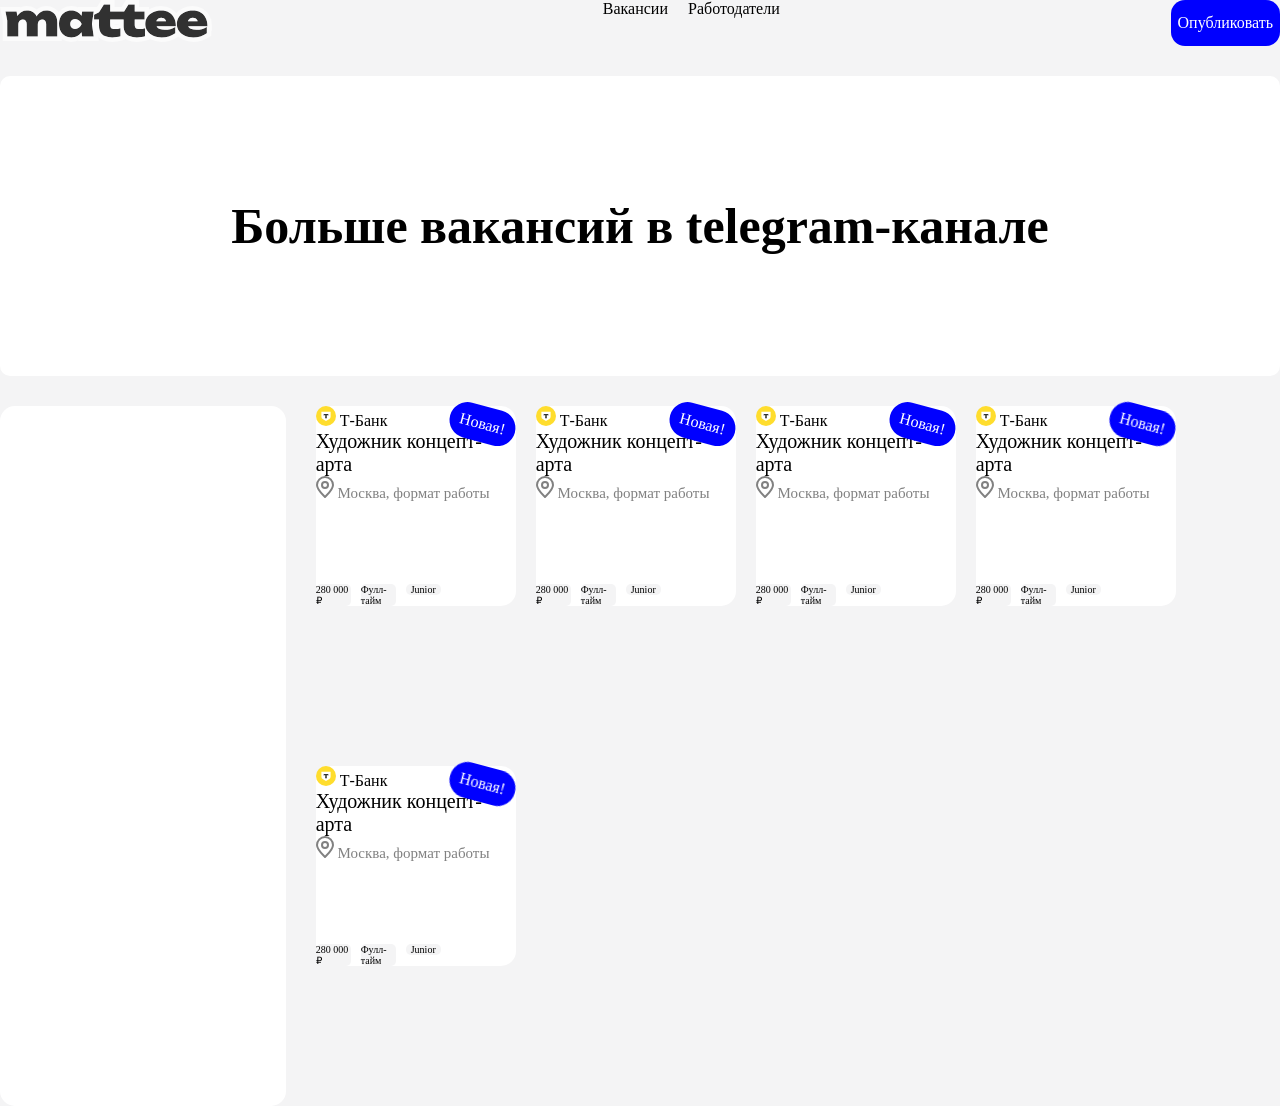
<file: семинар67/семинар67.html>
<!DOCTYPE html>
<html lang="en">
<head>
    <meta charset="UTF-8">
    <meta name="viewport" content="width=device-width, initial-scale=1.0">
    <title>Document</title>
    <link rel="stylesheet" href="reset.css">
    <link rel="stylesheet" href="style.css">
</head>
<body>
    <nav>
        <div>
            <svg width="212" height="42" viewBox="0 0 212 42" fill="none" xmlns="http://www.w3.org/2000/svg">
            <foreignObject x="-2.01874" y="-2.01874" width="215.998" height="45.929"><div xmlns="http://www.w3.org/1999/xhtml" style="backdrop-filter:blur(1.01px);clip-path:url(#bgblur_0_880_1226_clip_path);height:100%;width:100%"></div></foreignObject><g data-figma-bg-blur-radius="2.01874">
            <mask id="path-1-outside-1_880_1226" maskUnits="userSpaceOnUse" x="-0.540527" y="-0.49871" width="213" height="43" fill="black">
            <rect fill="white" x="-0.540527" y="-0.49871" width="213" height="43"/>
            <path fill-rule="evenodd" clip-rule="evenodd" d="M123.583 19.4985H120.031H118.628H110.165V24.2784C110.165 26.0617 110.472 27.3187 111.086 28.0496C111.7 28.7512 112.957 29.102 114.857 29.102C116.026 29.102 117.064 29.029 117.97 28.8828C118.906 28.7074 119.739 28.5027 120.47 28.2689V36.2937C119.476 36.5861 118.248 36.8345 116.786 37.0392C115.354 37.2731 113.848 37.39 112.27 37.39C109.288 37.39 106.818 36.9515 104.859 36.0745C102.9 35.1682 101.438 33.8673 100.474 32.1717C99.5089 30.4761 99.0266 28.4589 99.0266 26.1201V19.4985H94.0713V14.7187L99.0266 12.2192L103.894 4.50129H110.165V11.386H118.628H120.031H124.113L128.451 4.50129H134.722V11.386H144.588V19.4985H134.722V24.2784C134.722 26.0617 135.029 27.3187 135.643 28.0496C136.257 28.7512 137.514 29.102 139.414 29.102C140.583 29.102 141.621 29.029 142.527 28.8828C143.463 28.7074 144.296 28.5027 145.027 28.2689V36.2937C144.033 36.5861 142.805 36.8345 141.343 37.0392C139.911 37.2731 138.405 37.39 136.827 37.39C133.845 37.39 131.374 36.9515 129.416 36.0745C127.457 35.1682 125.995 33.8673 125.031 32.1717C124.066 30.4761 123.583 28.4589 123.583 26.1201V19.4985ZM193.252 37.3902C190.123 37.3902 187.317 36.8347 184.832 35.7238C182.376 34.5837 180.432 33.005 179 30.9879C177.567 28.9415 176.851 26.5735 176.851 23.8839C176.851 21.2236 177.538 18.8994 178.912 16.9115C180.315 14.9236 182.216 13.3741 184.613 12.2632C187.01 11.1523 189.7 10.5969 192.681 10.5969C195.81 10.5969 198.47 11.24 200.662 12.5263C202.855 13.8126 204.536 15.6398 205.705 18.0078C206.875 20.3465 207.459 23.1238 207.459 26.3396H188.224C188.323 26.5532 188.435 26.7579 188.559 26.9535C189.203 27.889 190.167 28.6053 191.454 29.1022C192.74 29.5992 194.362 29.8477 196.321 29.8477C198.221 29.8477 200.063 29.6138 201.846 29.1461C203.659 28.6491 205.325 27.9475 206.846 27.0412V33.3558C204.975 34.6714 202.84 35.68 200.443 36.3816C198.075 37.054 195.678 37.3902 193.252 37.3902ZM187.946 21.2089C188.02 20.9668 188.107 20.7329 188.209 20.5073C188.618 19.6303 189.203 18.9433 189.963 18.4463C190.752 17.9493 191.702 17.7008 192.813 17.7008C193.807 17.7008 194.655 17.9055 195.356 18.3147C196.087 18.6948 196.672 19.2649 197.111 20.025C197.314 20.3785 197.487 20.7732 197.628 21.2089H187.946ZM82.1184 36.6009L81.497 32.2509C80.4725 33.6847 79.218 34.8424 77.7333 35.7239C75.8915 36.8348 73.772 37.3903 71.3748 37.3903C68.9191 37.3903 66.7558 36.8348 64.8848 35.7239C63.043 34.613 61.5959 33.049 60.5434 31.0318C59.5202 29.0146 59.0086 26.6759 59.0086 24.0155C59.0086 21.326 59.5202 18.9726 60.5434 16.9554C61.5959 14.9382 63.043 13.3742 64.8848 12.2633C66.7558 11.1524 68.9191 10.5969 71.3748 10.5969C73.772 10.5969 75.8915 11.1524 77.7333 12.2633C79.2102 13.1171 80.4686 14.2625 81.5083 15.6993L82.1184 11.3863H93.6953L91.9412 23.9717L93.6953 36.6009H82.1184ZM70.2346 24.0155C70.2346 24.9803 70.4247 25.8427 70.8047 26.6028C71.214 27.3336 71.7695 27.9183 72.4711 28.3568C73.2019 28.7953 74.0351 29.0146 74.9706 29.0146C75.9354 29.0146 76.8709 28.7953 77.7771 28.3568C78.6834 27.9183 79.4727 27.3336 80.1451 26.6028C80.8467 25.8427 81.3291 24.9803 81.5922 24.0155C81.3291 23.0508 80.8467 22.1884 80.1451 21.4283C79.4727 20.6682 78.6834 20.0689 77.7771 19.6304C76.8709 19.1918 75.9354 18.9726 74.9706 18.9726C74.0351 18.9726 73.2019 19.1918 72.4711 19.6304C71.7695 20.0689 71.214 20.6682 70.8047 21.4283C70.4247 22.1884 70.2346 23.0508 70.2346 24.0155ZM153.258 35.7232C155.743 36.8341 158.55 37.3896 161.678 37.3896C164.104 37.3896 166.501 37.0534 168.869 36.381C171.267 35.6793 173.401 34.6708 175.272 33.3552V27.0406C173.751 27.9469 172.085 28.6485 170.273 29.1455C168.489 29.6132 166.648 29.8471 164.747 29.8471C162.789 29.8471 161.166 29.5986 159.88 29.1016C158.593 28.6046 157.629 27.8884 156.986 26.9529C156.861 26.7573 156.749 26.5526 156.65 26.339H175.886C175.886 23.1232 175.301 20.3459 174.132 18.0072C172.962 15.6392 171.281 13.812 169.089 12.5257C166.896 11.2394 164.236 10.5962 161.108 10.5962C158.126 10.5962 155.436 11.1517 153.039 12.2626C150.642 13.3735 148.741 14.9229 147.338 16.9109C145.964 18.8988 145.277 21.2229 145.277 23.8833C145.277 26.5728 145.993 28.9408 147.426 30.9872C148.858 33.0044 150.802 34.5831 153.258 35.7232ZM156.635 20.5067C156.534 20.7323 156.446 20.9662 156.372 21.2083H166.054C165.913 20.7725 165.741 20.3779 165.537 20.0243C165.098 19.2642 164.513 18.6942 163.783 18.3141C163.081 17.9048 162.233 17.7002 161.239 17.7002C160.128 17.7002 159.178 17.9487 158.389 18.4457C157.629 18.9427 157.044 19.6297 156.635 20.5067ZM36.6099 16.4222C36.6763 16.3056 36.7442 16.1909 36.8134 16.078C37.9243 14.2362 39.2837 12.8622 40.8916 11.956C42.4995 11.0497 44.2243 10.5966 46.0661 10.5966C48.434 10.5966 50.4512 11.0935 52.1176 12.0875C53.8132 13.0523 55.0995 14.4263 55.9765 16.2096C56.8535 17.9636 57.2921 20.0247 57.2921 22.3926V36.6006H46.1538V23.9713C46.1538 22.5681 45.8029 21.4864 45.1013 20.7263C44.4289 19.9662 43.4496 19.5861 42.1633 19.5861C41.257 19.5861 40.4677 19.7908 39.7953 20.2001C39.1521 20.5801 38.6551 21.1502 38.3043 21.9103C37.9827 22.6411 37.822 23.5328 37.822 24.5852V36.6006H26.6836V23.9713C26.6836 22.5681 26.3328 21.4864 25.6312 20.7263C24.9588 19.9662 23.9795 19.5861 22.6932 19.5861C21.7869 19.5861 20.9976 19.7908 20.3252 20.2001C19.682 20.5801 19.185 21.1502 18.8342 21.9103C18.5126 22.6411 18.3518 23.5328 18.3518 24.5852V36.6006H7.21354V20.4193L5.45947 11.3859H16.5978L17.3596 16.0517C18.4965 14.2232 19.8651 12.8579 21.4653 11.956C23.0732 11.0497 24.798 10.5966 26.6398 10.5966C29.0078 10.5966 31.025 11.0935 32.6913 12.0875C34.3577 13.0523 35.6294 14.4263 36.5064 16.2096C36.5416 16.2799 36.5761 16.3508 36.6099 16.4222Z"/>
            </mask>
            <path fill-rule="evenodd" clip-rule="evenodd" d="M123.583 19.4985H120.031H118.628H110.165V24.2784C110.165 26.0617 110.472 27.3187 111.086 28.0496C111.7 28.7512 112.957 29.102 114.857 29.102C116.026 29.102 117.064 29.029 117.97 28.8828C118.906 28.7074 119.739 28.5027 120.47 28.2689V36.2937C119.476 36.5861 118.248 36.8345 116.786 37.0392C115.354 37.2731 113.848 37.39 112.27 37.39C109.288 37.39 106.818 36.9515 104.859 36.0745C102.9 35.1682 101.438 33.8673 100.474 32.1717C99.5089 30.4761 99.0266 28.4589 99.0266 26.1201V19.4985H94.0713V14.7187L99.0266 12.2192L103.894 4.50129H110.165V11.386H118.628H120.031H124.113L128.451 4.50129H134.722V11.386H144.588V19.4985H134.722V24.2784C134.722 26.0617 135.029 27.3187 135.643 28.0496C136.257 28.7512 137.514 29.102 139.414 29.102C140.583 29.102 141.621 29.029 142.527 28.8828C143.463 28.7074 144.296 28.5027 145.027 28.2689V36.2937C144.033 36.5861 142.805 36.8345 141.343 37.0392C139.911 37.2731 138.405 37.39 136.827 37.39C133.845 37.39 131.374 36.9515 129.416 36.0745C127.457 35.1682 125.995 33.8673 125.031 32.1717C124.066 30.4761 123.583 28.4589 123.583 26.1201V19.4985ZM193.252 37.3902C190.123 37.3902 187.317 36.8347 184.832 35.7238C182.376 34.5837 180.432 33.005 179 30.9879C177.567 28.9415 176.851 26.5735 176.851 23.8839C176.851 21.2236 177.538 18.8994 178.912 16.9115C180.315 14.9236 182.216 13.3741 184.613 12.2632C187.01 11.1523 189.7 10.5969 192.681 10.5969C195.81 10.5969 198.47 11.24 200.662 12.5263C202.855 13.8126 204.536 15.6398 205.705 18.0078C206.875 20.3465 207.459 23.1238 207.459 26.3396H188.224C188.323 26.5532 188.435 26.7579 188.559 26.9535C189.203 27.889 190.167 28.6053 191.454 29.1022C192.74 29.5992 194.362 29.8477 196.321 29.8477C198.221 29.8477 200.063 29.6138 201.846 29.1461C203.659 28.6491 205.325 27.9475 206.846 27.0412V33.3558C204.975 34.6714 202.84 35.68 200.443 36.3816C198.075 37.054 195.678 37.3902 193.252 37.3902ZM187.946 21.2089C188.02 20.9668 188.107 20.7329 188.209 20.5073C188.618 19.6303 189.203 18.9433 189.963 18.4463C190.752 17.9493 191.702 17.7008 192.813 17.7008C193.807 17.7008 194.655 17.9055 195.356 18.3147C196.087 18.6948 196.672 19.2649 197.111 20.025C197.314 20.3785 197.487 20.7732 197.628 21.2089H187.946ZM82.1184 36.6009L81.497 32.2509C80.4725 33.6847 79.218 34.8424 77.7333 35.7239C75.8915 36.8348 73.772 37.3903 71.3748 37.3903C68.9191 37.3903 66.7558 36.8348 64.8848 35.7239C63.043 34.613 61.5959 33.049 60.5434 31.0318C59.5202 29.0146 59.0086 26.6759 59.0086 24.0155C59.0086 21.326 59.5202 18.9726 60.5434 16.9554C61.5959 14.9382 63.043 13.3742 64.8848 12.2633C66.7558 11.1524 68.9191 10.5969 71.3748 10.5969C73.772 10.5969 75.8915 11.1524 77.7333 12.2633C79.2102 13.1171 80.4686 14.2625 81.5083 15.6993L82.1184 11.3863H93.6953L91.9412 23.9717L93.6953 36.6009H82.1184ZM70.2346 24.0155C70.2346 24.9803 70.4247 25.8427 70.8047 26.6028C71.214 27.3336 71.7695 27.9183 72.4711 28.3568C73.2019 28.7953 74.0351 29.0146 74.9706 29.0146C75.9354 29.0146 76.8709 28.7953 77.7771 28.3568C78.6834 27.9183 79.4727 27.3336 80.1451 26.6028C80.8467 25.8427 81.3291 24.9803 81.5922 24.0155C81.3291 23.0508 80.8467 22.1884 80.1451 21.4283C79.4727 20.6682 78.6834 20.0689 77.7771 19.6304C76.8709 19.1918 75.9354 18.9726 74.9706 18.9726C74.0351 18.9726 73.2019 19.1918 72.4711 19.6304C71.7695 20.0689 71.214 20.6682 70.8047 21.4283C70.4247 22.1884 70.2346 23.0508 70.2346 24.0155ZM153.258 35.7232C155.743 36.8341 158.55 37.3896 161.678 37.3896C164.104 37.3896 166.501 37.0534 168.869 36.381C171.267 35.6793 173.401 34.6708 175.272 33.3552V27.0406C173.751 27.9469 172.085 28.6485 170.273 29.1455C168.489 29.6132 166.648 29.8471 164.747 29.8471C162.789 29.8471 161.166 29.5986 159.88 29.1016C158.593 28.6046 157.629 27.8884 156.986 26.9529C156.861 26.7573 156.749 26.5526 156.65 26.339H175.886C175.886 23.1232 175.301 20.3459 174.132 18.0072C172.962 15.6392 171.281 13.812 169.089 12.5257C166.896 11.2394 164.236 10.5962 161.108 10.5962C158.126 10.5962 155.436 11.1517 153.039 12.2626C150.642 13.3735 148.741 14.9229 147.338 16.9109C145.964 18.8988 145.277 21.2229 145.277 23.8833C145.277 26.5728 145.993 28.9408 147.426 30.9872C148.858 33.0044 150.802 34.5831 153.258 35.7232ZM156.635 20.5067C156.534 20.7323 156.446 20.9662 156.372 21.2083H166.054C165.913 20.7725 165.741 20.3779 165.537 20.0243C165.098 19.2642 164.513 18.6942 163.783 18.3141C163.081 17.9048 162.233 17.7002 161.239 17.7002C160.128 17.7002 159.178 17.9487 158.389 18.4457C157.629 18.9427 157.044 19.6297 156.635 20.5067ZM36.6099 16.4222C36.6763 16.3056 36.7442 16.1909 36.8134 16.078C37.9243 14.2362 39.2837 12.8622 40.8916 11.956C42.4995 11.0497 44.2243 10.5966 46.0661 10.5966C48.434 10.5966 50.4512 11.0935 52.1176 12.0875C53.8132 13.0523 55.0995 14.4263 55.9765 16.2096C56.8535 17.9636 57.2921 20.0247 57.2921 22.3926V36.6006H46.1538V23.9713C46.1538 22.5681 45.8029 21.4864 45.1013 20.7263C44.4289 19.9662 43.4496 19.5861 42.1633 19.5861C41.257 19.5861 40.4677 19.7908 39.7953 20.2001C39.1521 20.5801 38.6551 21.1502 38.3043 21.9103C37.9827 22.6411 37.822 23.5328 37.822 24.5852V36.6006H26.6836V23.9713C26.6836 22.5681 26.3328 21.4864 25.6312 20.7263C24.9588 19.9662 23.9795 19.5861 22.6932 19.5861C21.7869 19.5861 20.9976 19.7908 20.3252 20.2001C19.682 20.5801 19.185 21.1502 18.8342 21.9103C18.5126 22.6411 18.3518 23.5328 18.3518 24.5852V36.6006H7.21354V20.4193L5.45947 11.3859H16.5978L17.3596 16.0517C18.4965 14.2232 19.8651 12.8579 21.4653 11.956C23.0732 11.0497 24.798 10.5966 26.6398 10.5966C29.0078 10.5966 31.025 11.0935 32.6913 12.0875C34.3577 13.0523 35.6294 14.4263 36.5064 16.2096C36.5416 16.2799 36.5761 16.3508 36.6099 16.4222Z" fill="black" fill-opacity="0.8"/>
            <path fill-rule="evenodd" clip-rule="evenodd" d="M123.583 19.4985H120.031H118.628H110.165V24.2784C110.165 26.0617 110.472 27.3187 111.086 28.0496C111.7 28.7512 112.957 29.102 114.857 29.102C116.026 29.102 117.064 29.029 117.97 28.8828C118.906 28.7074 119.739 28.5027 120.47 28.2689V36.2937C119.476 36.5861 118.248 36.8345 116.786 37.0392C115.354 37.2731 113.848 37.39 112.27 37.39C109.288 37.39 106.818 36.9515 104.859 36.0745C102.9 35.1682 101.438 33.8673 100.474 32.1717C99.5089 30.4761 99.0266 28.4589 99.0266 26.1201V19.4985H94.0713V14.7187L99.0266 12.2192L103.894 4.50129H110.165V11.386H118.628H120.031H124.113L128.451 4.50129H134.722V11.386H144.588V19.4985H134.722V24.2784C134.722 26.0617 135.029 27.3187 135.643 28.0496C136.257 28.7512 137.514 29.102 139.414 29.102C140.583 29.102 141.621 29.029 142.527 28.8828C143.463 28.7074 144.296 28.5027 145.027 28.2689V36.2937C144.033 36.5861 142.805 36.8345 141.343 37.0392C139.911 37.2731 138.405 37.39 136.827 37.39C133.845 37.39 131.374 36.9515 129.416 36.0745C127.457 35.1682 125.995 33.8673 125.031 32.1717C124.066 30.4761 123.583 28.4589 123.583 26.1201V19.4985ZM193.252 37.3902C190.123 37.3902 187.317 36.8347 184.832 35.7238C182.376 34.5837 180.432 33.005 179 30.9879C177.567 28.9415 176.851 26.5735 176.851 23.8839C176.851 21.2236 177.538 18.8994 178.912 16.9115C180.315 14.9236 182.216 13.3741 184.613 12.2632C187.01 11.1523 189.7 10.5969 192.681 10.5969C195.81 10.5969 198.47 11.24 200.662 12.5263C202.855 13.8126 204.536 15.6398 205.705 18.0078C206.875 20.3465 207.459 23.1238 207.459 26.3396H188.224C188.323 26.5532 188.435 26.7579 188.559 26.9535C189.203 27.889 190.167 28.6053 191.454 29.1022C192.74 29.5992 194.362 29.8477 196.321 29.8477C198.221 29.8477 200.063 29.6138 201.846 29.1461C203.659 28.6491 205.325 27.9475 206.846 27.0412V33.3558C204.975 34.6714 202.84 35.68 200.443 36.3816C198.075 37.054 195.678 37.3902 193.252 37.3902ZM187.946 21.2089C188.02 20.9668 188.107 20.7329 188.209 20.5073C188.618 19.6303 189.203 18.9433 189.963 18.4463C190.752 17.9493 191.702 17.7008 192.813 17.7008C193.807 17.7008 194.655 17.9055 195.356 18.3147C196.087 18.6948 196.672 19.2649 197.111 20.025C197.314 20.3785 197.487 20.7732 197.628 21.2089H187.946ZM82.1184 36.6009L81.497 32.2509C80.4725 33.6847 79.218 34.8424 77.7333 35.7239C75.8915 36.8348 73.772 37.3903 71.3748 37.3903C68.9191 37.3903 66.7558 36.8348 64.8848 35.7239C63.043 34.613 61.5959 33.049 60.5434 31.0318C59.5202 29.0146 59.0086 26.6759 59.0086 24.0155C59.0086 21.326 59.5202 18.9726 60.5434 16.9554C61.5959 14.9382 63.043 13.3742 64.8848 12.2633C66.7558 11.1524 68.9191 10.5969 71.3748 10.5969C73.772 10.5969 75.8915 11.1524 77.7333 12.2633C79.2102 13.1171 80.4686 14.2625 81.5083 15.6993L82.1184 11.3863H93.6953L91.9412 23.9717L93.6953 36.6009H82.1184ZM70.2346 24.0155C70.2346 24.9803 70.4247 25.8427 70.8047 26.6028C71.214 27.3336 71.7695 27.9183 72.4711 28.3568C73.2019 28.7953 74.0351 29.0146 74.9706 29.0146C75.9354 29.0146 76.8709 28.7953 77.7771 28.3568C78.6834 27.9183 79.4727 27.3336 80.1451 26.6028C80.8467 25.8427 81.3291 24.9803 81.5922 24.0155C81.3291 23.0508 80.8467 22.1884 80.1451 21.4283C79.4727 20.6682 78.6834 20.0689 77.7771 19.6304C76.8709 19.1918 75.9354 18.9726 74.9706 18.9726C74.0351 18.9726 73.2019 19.1918 72.4711 19.6304C71.7695 20.0689 71.214 20.6682 70.8047 21.4283C70.4247 22.1884 70.2346 23.0508 70.2346 24.0155ZM153.258 35.7232C155.743 36.8341 158.55 37.3896 161.678 37.3896C164.104 37.3896 166.501 37.0534 168.869 36.381C171.267 35.6793 173.401 34.6708 175.272 33.3552V27.0406C173.751 27.9469 172.085 28.6485 170.273 29.1455C168.489 29.6132 166.648 29.8471 164.747 29.8471C162.789 29.8471 161.166 29.5986 159.88 29.1016C158.593 28.6046 157.629 27.8884 156.986 26.9529C156.861 26.7573 156.749 26.5526 156.65 26.339H175.886C175.886 23.1232 175.301 20.3459 174.132 18.0072C172.962 15.6392 171.281 13.812 169.089 12.5257C166.896 11.2394 164.236 10.5962 161.108 10.5962C158.126 10.5962 155.436 11.1517 153.039 12.2626C150.642 13.3735 148.741 14.9229 147.338 16.9109C145.964 18.8988 145.277 21.2229 145.277 23.8833C145.277 26.5728 145.993 28.9408 147.426 30.9872C148.858 33.0044 150.802 34.5831 153.258 35.7232ZM156.635 20.5067C156.534 20.7323 156.446 20.9662 156.372 21.2083H166.054C165.913 20.7725 165.741 20.3779 165.537 20.0243C165.098 19.2642 164.513 18.6942 163.783 18.3141C163.081 17.9048 162.233 17.7002 161.239 17.7002C160.128 17.7002 159.178 17.9487 158.389 18.4457C157.629 18.9427 157.044 19.6297 156.635 20.5067ZM36.6099 16.4222C36.6763 16.3056 36.7442 16.1909 36.8134 16.078C37.9243 14.2362 39.2837 12.8622 40.8916 11.956C42.4995 11.0497 44.2243 10.5966 46.0661 10.5966C48.434 10.5966 50.4512 11.0935 52.1176 12.0875C53.8132 13.0523 55.0995 14.4263 55.9765 16.2096C56.8535 17.9636 57.2921 20.0247 57.2921 22.3926V36.6006H46.1538V23.9713C46.1538 22.5681 45.8029 21.4864 45.1013 20.7263C44.4289 19.9662 43.4496 19.5861 42.1633 19.5861C41.257 19.5861 40.4677 19.7908 39.7953 20.2001C39.1521 20.5801 38.6551 21.1502 38.3043 21.9103C37.9827 22.6411 37.822 23.5328 37.822 24.5852V36.6006H26.6836V23.9713C26.6836 22.5681 26.3328 21.4864 25.6312 20.7263C24.9588 19.9662 23.9795 19.5861 22.6932 19.5861C21.7869 19.5861 20.9976 19.7908 20.3252 20.2001C19.682 20.5801 19.185 21.1502 18.8342 21.9103C18.5126 22.6411 18.3518 23.5328 18.3518 24.5852V36.6006H7.21354V20.4193L5.45947 11.3859H16.5978L17.3596 16.0517C18.4965 14.2232 19.8651 12.8579 21.4653 11.956C23.0732 11.0497 24.798 10.5966 26.6398 10.5966C29.0078 10.5966 31.025 11.0935 32.6913 12.0875C34.3577 13.0523 35.6294 14.4263 36.5064 16.2096C36.5416 16.2799 36.5761 16.3508 36.6099 16.4222Z" stroke="white" stroke-opacity="0.6" stroke-width="9.00257" mask="url(#path-1-outside-1_880_1226)"/>
            </g>
            <defs>
            <clipPath id="bgblur_0_880_1226_clip_path" transform="translate(2.01874 2.01874)"><path fill-rule="evenodd" clip-rule="evenodd" d="M123.583 19.4985H120.031H118.628H110.165V24.2784C110.165 26.0617 110.472 27.3187 111.086 28.0496C111.7 28.7512 112.957 29.102 114.857 29.102C116.026 29.102 117.064 29.029 117.97 28.8828C118.906 28.7074 119.739 28.5027 120.47 28.2689V36.2937C119.476 36.5861 118.248 36.8345 116.786 37.0392C115.354 37.2731 113.848 37.39 112.27 37.39C109.288 37.39 106.818 36.9515 104.859 36.0745C102.9 35.1682 101.438 33.8673 100.474 32.1717C99.5089 30.4761 99.0266 28.4589 99.0266 26.1201V19.4985H94.0713V14.7187L99.0266 12.2192L103.894 4.50129H110.165V11.386H118.628H120.031H124.113L128.451 4.50129H134.722V11.386H144.588V19.4985H134.722V24.2784C134.722 26.0617 135.029 27.3187 135.643 28.0496C136.257 28.7512 137.514 29.102 139.414 29.102C140.583 29.102 141.621 29.029 142.527 28.8828C143.463 28.7074 144.296 28.5027 145.027 28.2689V36.2937C144.033 36.5861 142.805 36.8345 141.343 37.0392C139.911 37.2731 138.405 37.39 136.827 37.39C133.845 37.39 131.374 36.9515 129.416 36.0745C127.457 35.1682 125.995 33.8673 125.031 32.1717C124.066 30.4761 123.583 28.4589 123.583 26.1201V19.4985ZM193.252 37.3902C190.123 37.3902 187.317 36.8347 184.832 35.7238C182.376 34.5837 180.432 33.005 179 30.9879C177.567 28.9415 176.851 26.5735 176.851 23.8839C176.851 21.2236 177.538 18.8994 178.912 16.9115C180.315 14.9236 182.216 13.3741 184.613 12.2632C187.01 11.1523 189.7 10.5969 192.681 10.5969C195.81 10.5969 198.47 11.24 200.662 12.5263C202.855 13.8126 204.536 15.6398 205.705 18.0078C206.875 20.3465 207.459 23.1238 207.459 26.3396H188.224C188.323 26.5532 188.435 26.7579 188.559 26.9535C189.203 27.889 190.167 28.6053 191.454 29.1022C192.74 29.5992 194.362 29.8477 196.321 29.8477C198.221 29.8477 200.063 29.6138 201.846 29.1461C203.659 28.6491 205.325 27.9475 206.846 27.0412V33.3558C204.975 34.6714 202.84 35.68 200.443 36.3816C198.075 37.054 195.678 37.3902 193.252 37.3902ZM187.946 21.2089C188.02 20.9668 188.107 20.7329 188.209 20.5073C188.618 19.6303 189.203 18.9433 189.963 18.4463C190.752 17.9493 191.702 17.7008 192.813 17.7008C193.807 17.7008 194.655 17.9055 195.356 18.3147C196.087 18.6948 196.672 19.2649 197.111 20.025C197.314 20.3785 197.487 20.7732 197.628 21.2089H187.946ZM82.1184 36.6009L81.497 32.2509C80.4725 33.6847 79.218 34.8424 77.7333 35.7239C75.8915 36.8348 73.772 37.3903 71.3748 37.3903C68.9191 37.3903 66.7558 36.8348 64.8848 35.7239C63.043 34.613 61.5959 33.049 60.5434 31.0318C59.5202 29.0146 59.0086 26.6759 59.0086 24.0155C59.0086 21.326 59.5202 18.9726 60.5434 16.9554C61.5959 14.9382 63.043 13.3742 64.8848 12.2633C66.7558 11.1524 68.9191 10.5969 71.3748 10.5969C73.772 10.5969 75.8915 11.1524 77.7333 12.2633C79.2102 13.1171 80.4686 14.2625 81.5083 15.6993L82.1184 11.3863H93.6953L91.9412 23.9717L93.6953 36.6009H82.1184ZM70.2346 24.0155C70.2346 24.9803 70.4247 25.8427 70.8047 26.6028C71.214 27.3336 71.7695 27.9183 72.4711 28.3568C73.2019 28.7953 74.0351 29.0146 74.9706 29.0146C75.9354 29.0146 76.8709 28.7953 77.7771 28.3568C78.6834 27.9183 79.4727 27.3336 80.1451 26.6028C80.8467 25.8427 81.3291 24.9803 81.5922 24.0155C81.3291 23.0508 80.8467 22.1884 80.1451 21.4283C79.4727 20.6682 78.6834 20.0689 77.7771 19.6304C76.8709 19.1918 75.9354 18.9726 74.9706 18.9726C74.0351 18.9726 73.2019 19.1918 72.4711 19.6304C71.7695 20.0689 71.214 20.6682 70.8047 21.4283C70.4247 22.1884 70.2346 23.0508 70.2346 24.0155ZM153.258 35.7232C155.743 36.8341 158.55 37.3896 161.678 37.3896C164.104 37.3896 166.501 37.0534 168.869 36.381C171.267 35.6793 173.401 34.6708 175.272 33.3552V27.0406C173.751 27.9469 172.085 28.6485 170.273 29.1455C168.489 29.6132 166.648 29.8471 164.747 29.8471C162.789 29.8471 161.166 29.5986 159.88 29.1016C158.593 28.6046 157.629 27.8884 156.986 26.9529C156.861 26.7573 156.749 26.5526 156.65 26.339H175.886C175.886 23.1232 175.301 20.3459 174.132 18.0072C172.962 15.6392 171.281 13.812 169.089 12.5257C166.896 11.2394 164.236 10.5962 161.108 10.5962C158.126 10.5962 155.436 11.1517 153.039 12.2626C150.642 13.3735 148.741 14.9229 147.338 16.9109C145.964 18.8988 145.277 21.2229 145.277 23.8833C145.277 26.5728 145.993 28.9408 147.426 30.9872C148.858 33.0044 150.802 34.5831 153.258 35.7232ZM156.635 20.5067C156.534 20.7323 156.446 20.9662 156.372 21.2083H166.054C165.913 20.7725 165.741 20.3779 165.537 20.0243C165.098 19.2642 164.513 18.6942 163.783 18.3141C163.081 17.9048 162.233 17.7002 161.239 17.7002C160.128 17.7002 159.178 17.9487 158.389 18.4457C157.629 18.9427 157.044 19.6297 156.635 20.5067ZM36.6099 16.4222C36.6763 16.3056 36.7442 16.1909 36.8134 16.078C37.9243 14.2362 39.2837 12.8622 40.8916 11.956C42.4995 11.0497 44.2243 10.5966 46.0661 10.5966C48.434 10.5966 50.4512 11.0935 52.1176 12.0875C53.8132 13.0523 55.0995 14.4263 55.9765 16.2096C56.8535 17.9636 57.2921 20.0247 57.2921 22.3926V36.6006H46.1538V23.9713C46.1538 22.5681 45.8029 21.4864 45.1013 20.7263C44.4289 19.9662 43.4496 19.5861 42.1633 19.5861C41.257 19.5861 40.4677 19.7908 39.7953 20.2001C39.1521 20.5801 38.6551 21.1502 38.3043 21.9103C37.9827 22.6411 37.822 23.5328 37.822 24.5852V36.6006H26.6836V23.9713C26.6836 22.5681 26.3328 21.4864 25.6312 20.7263C24.9588 19.9662 23.9795 19.5861 22.6932 19.5861C21.7869 19.5861 20.9976 19.7908 20.3252 20.2001C19.682 20.5801 19.185 21.1502 18.8342 21.9103C18.5126 22.6411 18.3518 23.5328 18.3518 24.5852V36.6006H7.21354V20.4193L5.45947 11.3859H16.5978L17.3596 16.0517C18.4965 14.2232 19.8651 12.8579 21.4653 11.956C23.0732 11.0497 24.798 10.5966 26.6398 10.5966C29.0078 10.5966 31.025 11.0935 32.6913 12.0875C34.3577 13.0523 35.6294 14.4263 36.5064 16.2096C36.5416 16.2799 36.5761 16.3508 36.6099 16.4222Z"/>
            </clipPath></defs>
            </svg>
        </div>
        <div class="center-navig">
            <p>Вакансии</p>
            <p>Работодатели</p>
        </div>
        <div class="right-nav-button">
            Опубликовать
        </div>
    </nav>

    <div class="title-center">
        <div class="title-text-box"><p class="title-text">Больше вакансий в telegram-канале</p></div>
    </div>
    <div class="main">
        <div class="left-box"></div>
        <div class="right-boxes">
            <div class="Vacancy">
                <div class="vacancy-main">
                    <div class="top">
                        <svg width="20" height="20" viewBox="0 0 20 20" fill="none" xmlns="http://www.w3.org/2000/svg">
                <g clip-path="url(#clip0_1082_222)">
                <rect width="20" height="20" fill="#FFDD2D"/>
                <path d="M5.38452 5.76923H14.6153V10.4109C14.6153 11.6029 13.9727 12.7002 12.9289 13.2962L9.99991 15L7.07446 13.2962C6.03068 12.7037 5.38807 11.6029 5.38807 10.4109V5.76923H5.38452Z" fill="white"/>
                <path fill-rule="evenodd" clip-rule="evenodd" d="M7.69221 8.07692V9.65331C7.91163 9.41167 8.30426 9.24675 8.75079 9.24675H9.23966V11.0801C9.23966 11.5672 9.10878 11.9968 8.90861 12.2308H11.0874C10.8872 11.993 10.7679 11.5672 10.7679 11.0801V9.24675H11.2452C11.6955 9.24675 12.092 9.41167 12.3076 9.65331V8.07692H7.69221Z" fill="#333333"/>
                </g>
                <defs>
                <clipPath id="clip0_1082_222">
                <rect width="20" height="20" rx="10" fill="white"/>
                </clipPath>
                </defs>
                </svg>
                <b>Т-Банк</b>
                <p>
                
                </p>
                <p class="box-title">Художник концепт-арта</p>
                <p class="under-title"><svg width="18" height="22" viewBox="0 0 18 22" fill="none" xmlns="http://www.w3.org/2000/svg">
                <path d="M9 12C10.6569 12 12 10.6569 12 9C12 7.34315 10.6569 6 9 6C7.34315 6 6 7.34315 6 9C6 10.6569 7.34315 12 9 12Z" stroke="#818181" stroke-width="2" stroke-linecap="round" stroke-linejoin="round"/>
                <path d="M9 21C13 17 17 13.4183 17 9C17 4.58172 13.4183 1 9 1C4.58172 1 1 4.58172 1 9C1 13.4183 5 17 9 21Z" stroke="#818181" stroke-width="2" stroke-linecap="round" stroke-linejoin="round"/>
                </svg>
                Москва, формат работы
                </p>
                    </div>
                    <div class="bottom">
                        <p class="bottom-text">280 000 ₽</p>
                        <p class="bottom-text">Фулл-тайм</p>
                        <p class="bottom-text">Junior</p>
                    </div>
                </div>
                <span class="new">Новая!</span>
            </div>
            <div class="Vacancy">
                <div class="vacancy-main">
                    <div class="top">
                        <svg width="20" height="20" viewBox="0 0 20 20" fill="none" xmlns="http://www.w3.org/2000/svg">
                <g clip-path="url(#clip0_1082_222)">
                <rect width="20" height="20" fill="#FFDD2D"/>
                <path d="M5.38452 5.76923H14.6153V10.4109C14.6153 11.6029 13.9727 12.7002 12.9289 13.2962L9.99991 15L7.07446 13.2962C6.03068 12.7037 5.38807 11.6029 5.38807 10.4109V5.76923H5.38452Z" fill="white"/>
                <path fill-rule="evenodd" clip-rule="evenodd" d="M7.69221 8.07692V9.65331C7.91163 9.41167 8.30426 9.24675 8.75079 9.24675H9.23966V11.0801C9.23966 11.5672 9.10878 11.9968 8.90861 12.2308H11.0874C10.8872 11.993 10.7679 11.5672 10.7679 11.0801V9.24675H11.2452C11.6955 9.24675 12.092 9.41167 12.3076 9.65331V8.07692H7.69221Z" fill="#333333"/>
                </g>
                <defs>
                <clipPath id="clip0_1082_222">
                <rect width="20" height="20" rx="10" fill="white"/>
                </clipPath>
                </defs>
                </svg>
                <b>Т-Банк</b>
                <p>
                
                </p>
                <p class="box-title">Художник концепт-арта</p>
                <p class="under-title"><svg width="18" height="22" viewBox="0 0 18 22" fill="none" xmlns="http://www.w3.org/2000/svg">
                <path d="M9 12C10.6569 12 12 10.6569 12 9C12 7.34315 10.6569 6 9 6C7.34315 6 6 7.34315 6 9C6 10.6569 7.34315 12 9 12Z" stroke="#818181" stroke-width="2" stroke-linecap="round" stroke-linejoin="round"/>
                <path d="M9 21C13 17 17 13.4183 17 9C17 4.58172 13.4183 1 9 1C4.58172 1 1 4.58172 1 9C1 13.4183 5 17 9 21Z" stroke="#818181" stroke-width="2" stroke-linecap="round" stroke-linejoin="round"/>
                </svg>
                Москва, формат работы
                </p>
                    </div>
                    <div class="bottom">
                        <p class="bottom-text">280 000 ₽</p>
                        <p class="bottom-text">Фулл-тайм</p>
                        <p class="bottom-text">Junior</p>
                    </div>
                </div>
                <span class="new">Новая!</span>
            </div>
            <div class="Vacancy">
                <div class="vacancy-main">
                    <div class="top">
                        <svg width="20" height="20" viewBox="0 0 20 20" fill="none" xmlns="http://www.w3.org/2000/svg">
                <g clip-path="url(#clip0_1082_222)">
                <rect width="20" height="20" fill="#FFDD2D"/>
                <path d="M5.38452 5.76923H14.6153V10.4109C14.6153 11.6029 13.9727 12.7002 12.9289 13.2962L9.99991 15L7.07446 13.2962C6.03068 12.7037 5.38807 11.6029 5.38807 10.4109V5.76923H5.38452Z" fill="white"/>
                <path fill-rule="evenodd" clip-rule="evenodd" d="M7.69221 8.07692V9.65331C7.91163 9.41167 8.30426 9.24675 8.75079 9.24675H9.23966V11.0801C9.23966 11.5672 9.10878 11.9968 8.90861 12.2308H11.0874C10.8872 11.993 10.7679 11.5672 10.7679 11.0801V9.24675H11.2452C11.6955 9.24675 12.092 9.41167 12.3076 9.65331V8.07692H7.69221Z" fill="#333333"/>
                </g>
                <defs>
                <clipPath id="clip0_1082_222">
                <rect width="20" height="20" rx="10" fill="white"/>
                </clipPath>
                </defs>
                </svg>
                <b>Т-Банк</b>
                <p>
                
                </p>
                <p class="box-title">Художник концепт-арта</p>
                <p class="under-title"><svg width="18" height="22" viewBox="0 0 18 22" fill="none" xmlns="http://www.w3.org/2000/svg">
                <path d="M9 12C10.6569 12 12 10.6569 12 9C12 7.34315 10.6569 6 9 6C7.34315 6 6 7.34315 6 9C6 10.6569 7.34315 12 9 12Z" stroke="#818181" stroke-width="2" stroke-linecap="round" stroke-linejoin="round"/>
                <path d="M9 21C13 17 17 13.4183 17 9C17 4.58172 13.4183 1 9 1C4.58172 1 1 4.58172 1 9C1 13.4183 5 17 9 21Z" stroke="#818181" stroke-width="2" stroke-linecap="round" stroke-linejoin="round"/>
                </svg>
                Москва, формат работы
                </p>
                    </div>
                    <div class="bottom">
                        <p class="bottom-text">280 000 ₽</p>
                        <p class="bottom-text">Фулл-тайм</p>
                        <p class="bottom-text">Junior</p>
                    </div>
                </div>
                <span class="new">Новая!</span>
            </div>
            <div class="Vacancy">
                <div class="vacancy-main">
                    <div class="top">
                        <svg width="20" height="20" viewBox="0 0 20 20" fill="none" xmlns="http://www.w3.org/2000/svg">
                <g clip-path="url(#clip0_1082_222)">
                <rect width="20" height="20" fill="#FFDD2D"/>
                <path d="M5.38452 5.76923H14.6153V10.4109C14.6153 11.6029 13.9727 12.7002 12.9289 13.2962L9.99991 15L7.07446 13.2962C6.03068 12.7037 5.38807 11.6029 5.38807 10.4109V5.76923H5.38452Z" fill="white"/>
                <path fill-rule="evenodd" clip-rule="evenodd" d="M7.69221 8.07692V9.65331C7.91163 9.41167 8.30426 9.24675 8.75079 9.24675H9.23966V11.0801C9.23966 11.5672 9.10878 11.9968 8.90861 12.2308H11.0874C10.8872 11.993 10.7679 11.5672 10.7679 11.0801V9.24675H11.2452C11.6955 9.24675 12.092 9.41167 12.3076 9.65331V8.07692H7.69221Z" fill="#333333"/>
                </g>
                <defs>
                <clipPath id="clip0_1082_222">
                <rect width="20" height="20" rx="10" fill="white"/>
                </clipPath>
                </defs>
                </svg>
                <b>Т-Банк</b>
                <p>
                
                </p>
                <p class="box-title">Художник концепт-арта</p>
                <p class="under-title"><svg width="18" height="22" viewBox="0 0 18 22" fill="none" xmlns="http://www.w3.org/2000/svg">
                <path d="M9 12C10.6569 12 12 10.6569 12 9C12 7.34315 10.6569 6 9 6C7.34315 6 6 7.34315 6 9C6 10.6569 7.34315 12 9 12Z" stroke="#818181" stroke-width="2" stroke-linecap="round" stroke-linejoin="round"/>
                <path d="M9 21C13 17 17 13.4183 17 9C17 4.58172 13.4183 1 9 1C4.58172 1 1 4.58172 1 9C1 13.4183 5 17 9 21Z" stroke="#818181" stroke-width="2" stroke-linecap="round" stroke-linejoin="round"/>
                </svg>
                Москва, формат работы
                </p>
                    </div>
                    <div class="bottom">
                        <p class="bottom-text">280 000 ₽</p>
                        <p class="bottom-text">Фулл-тайм</p>
                        <p class="bottom-text">Junior</p>
                    </div>
                </div>
                <span class="new">Новая!</span>
            </div>
            <div class="Vacancy">
                <div class="vacancy-main">
                    <div class="top">
                        <svg width="20" height="20" viewBox="0 0 20 20" fill="none" xmlns="http://www.w3.org/2000/svg">
                <g clip-path="url(#clip0_1082_222)">
                <rect width="20" height="20" fill="#FFDD2D"/>
                <path d="M5.38452 5.76923H14.6153V10.4109C14.6153 11.6029 13.9727 12.7002 12.9289 13.2962L9.99991 15L7.07446 13.2962C6.03068 12.7037 5.38807 11.6029 5.38807 10.4109V5.76923H5.38452Z" fill="white"/>
                <path fill-rule="evenodd" clip-rule="evenodd" d="M7.69221 8.07692V9.65331C7.91163 9.41167 8.30426 9.24675 8.75079 9.24675H9.23966V11.0801C9.23966 11.5672 9.10878 11.9968 8.90861 12.2308H11.0874C10.8872 11.993 10.7679 11.5672 10.7679 11.0801V9.24675H11.2452C11.6955 9.24675 12.092 9.41167 12.3076 9.65331V8.07692H7.69221Z" fill="#333333"/>
                </g>
                <defs>
                <clipPath id="clip0_1082_222">
                <rect width="20" height="20" rx="10" fill="white"/>
                </clipPath>
                </defs>
                </svg>
                <b>Т-Банк</b>
                <p>
                
                </p>
                <p class="box-title">Художник концепт-арта</p>
                <p class="under-title"><svg width="18" height="22" viewBox="0 0 18 22" fill="none" xmlns="http://www.w3.org/2000/svg">
                <path d="M9 12C10.6569 12 12 10.6569 12 9C12 7.34315 10.6569 6 9 6C7.34315 6 6 7.34315 6 9C6 10.6569 7.34315 12 9 12Z" stroke="#818181" stroke-width="2" stroke-linecap="round" stroke-linejoin="round"/>
                <path d="M9 21C13 17 17 13.4183 17 9C17 4.58172 13.4183 1 9 1C4.58172 1 1 4.58172 1 9C1 13.4183 5 17 9 21Z" stroke="#818181" stroke-width="2" stroke-linecap="round" stroke-linejoin="round"/>
                </svg>
                Москва, формат работы
                </p>
                    </div>
                    <div class="bottom">
                        <p class="bottom-text">280 000 ₽</p>
                        <p class="bottom-text">Фулл-тайм</p>
                        <p class="bottom-text">Junior</p>
                    </div>
                </div>
                <span class="new">Новая!</span>
            </div>
        </div>
    </div>


</body>
</html>
</file>
<file: семинар67/style.css>
body{
    background-color: #F4F4F5;
    display: flex;
    flex-direction: column;
    gap: 30px;
    justify-content: center;
}

nav{
    width: 100%;
    display: flex;
    justify-content: space-between;
}
.center-navig{
    display: flex;
    justify-content: space-between;
    gap: 20px;
}

.title-center{
    width: 100%;
    height: 300px;
    background-color: white;
    border-radius: 10px;
    
}

.title-text{
    font-size: 50px;
    font-weight: 900;
}

.title-text-box{
    display: flex;
    height: 100%;
    justify-content: center;
    align-items: center;
}

.main{

    display: flex;
    gap: 30px;
}


.left-box{
    width: 25%;
    background-color: white;
    border-radius: 15px;
    height: 700px;
}

.Vacancy{
    position: relative;
    display: flex;
    gap: 10px;
    
    height: 200px;
    width: 200px;
    background-color: white;
    border-radius: 15px;
}

.right-boxes{
    display: flex;
    gap: 20px;
    flex-wrap: wrap;
}

.box-title{
    flex-wrap: wrap;
    font-size: 20px;
    font-weight: 500;
}

.vacancy-main{
    display: flex;
    flex-direction: column;
    
    justify-content: space-between;
    align-items: start;
}

.under-title{
    font-size: 15px;
    color: #818181;
}

.bottom{
    flex-wrap: wrap;
    display: flex;
    gap: 10px;
    justify-content: start;
    align-items: start;
}
.bottom-text{
    background-color: #F4F4F5;
    width: 35px;
    font-size: 10px;
    border-radius: 5px;
    display: flex;
    align-items: center;
    justify-content: center;
    
}

.right-nav-button{
    background-color: blue;
    color: white;
    border-radius: 14px;
    display: flex;
    justify-content: center;
    align-items: center;
    padding: 7px;
}

.new{
    background-color: blue;
    color: white;
    position: absolute;
    right: 0;
    top: 0;
    height: 36px;
    border-radius: 24px;
    padding: 0 10px;
    transform: rotate(15deg);
    display: flex;
    justify-content: center;
    align-items: center;
}
</file>
